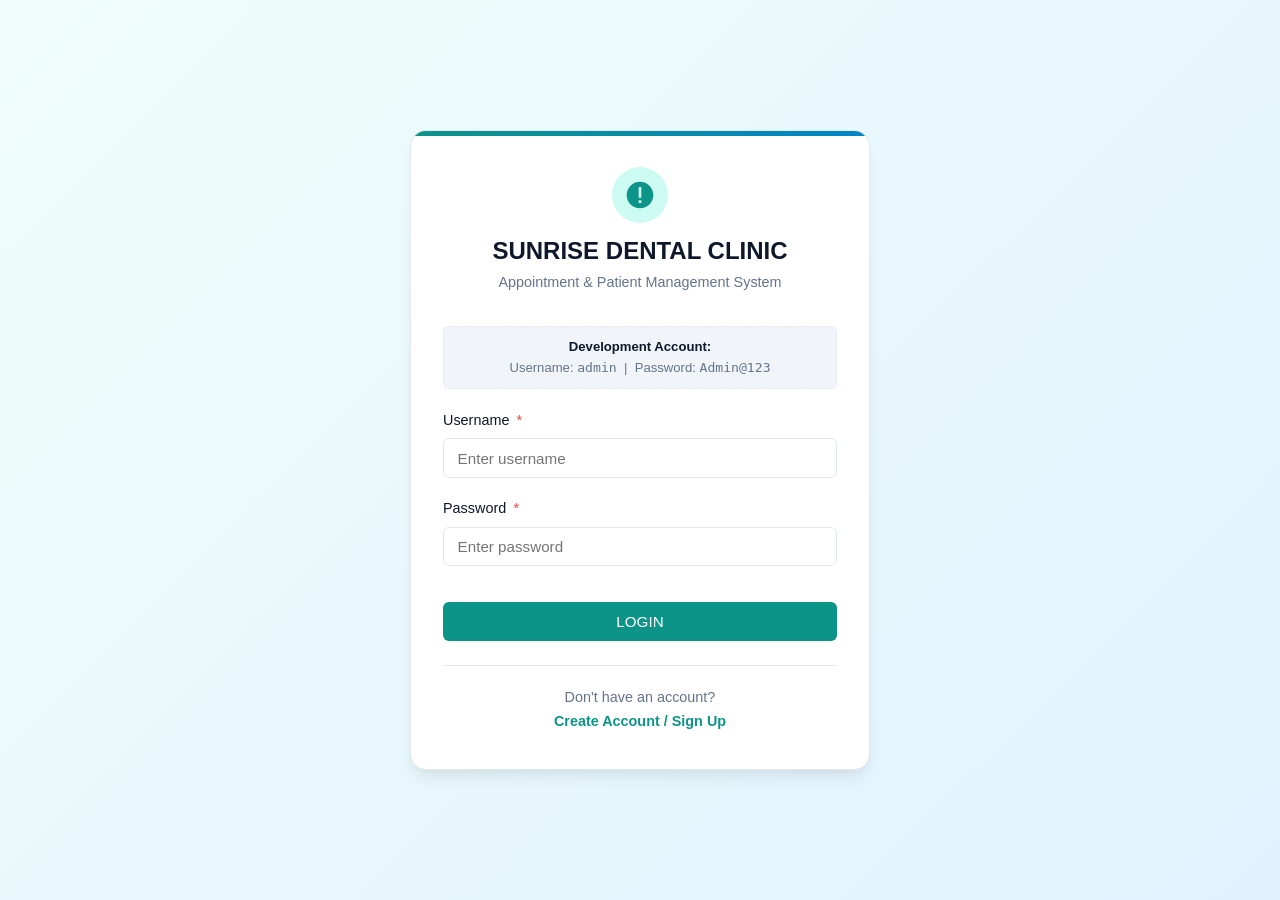
<file: SunriseDentalClinic/frontend/index.html>
<!DOCTYPE html>
<html lang="en">
<head>
    <meta charset="UTF-8">
    <meta name="viewport" content="width=device-width, initial-scale=1.0">
    <title>Sunrise Dental Clinic - Redirecting...</title>
    <link rel="stylesheet" href="css/style.css">
</head>
<body>
    <div style="min-height: 100vh; display: flex; flex-direction: column; align-items: center; justify-content: center;">
        <div style="font-size: 1.5rem; font-weight: 600; color: var(--primary-color); margin-bottom: 0.5rem;">
            Sunrise Dental Clinic
        </div>
        <p>Loading application...</p>
    </div>

    <script src="js/api.js"></script>
    <script>
        document.addEventListener("DOMContentLoaded", () => {
            const token = API.getToken();
            if (token) {
                window.location.replace("dashboard.html");
            } else {
                window.location.replace("login.html");
            }
        });
    </script>
</body>
</html>
</file>
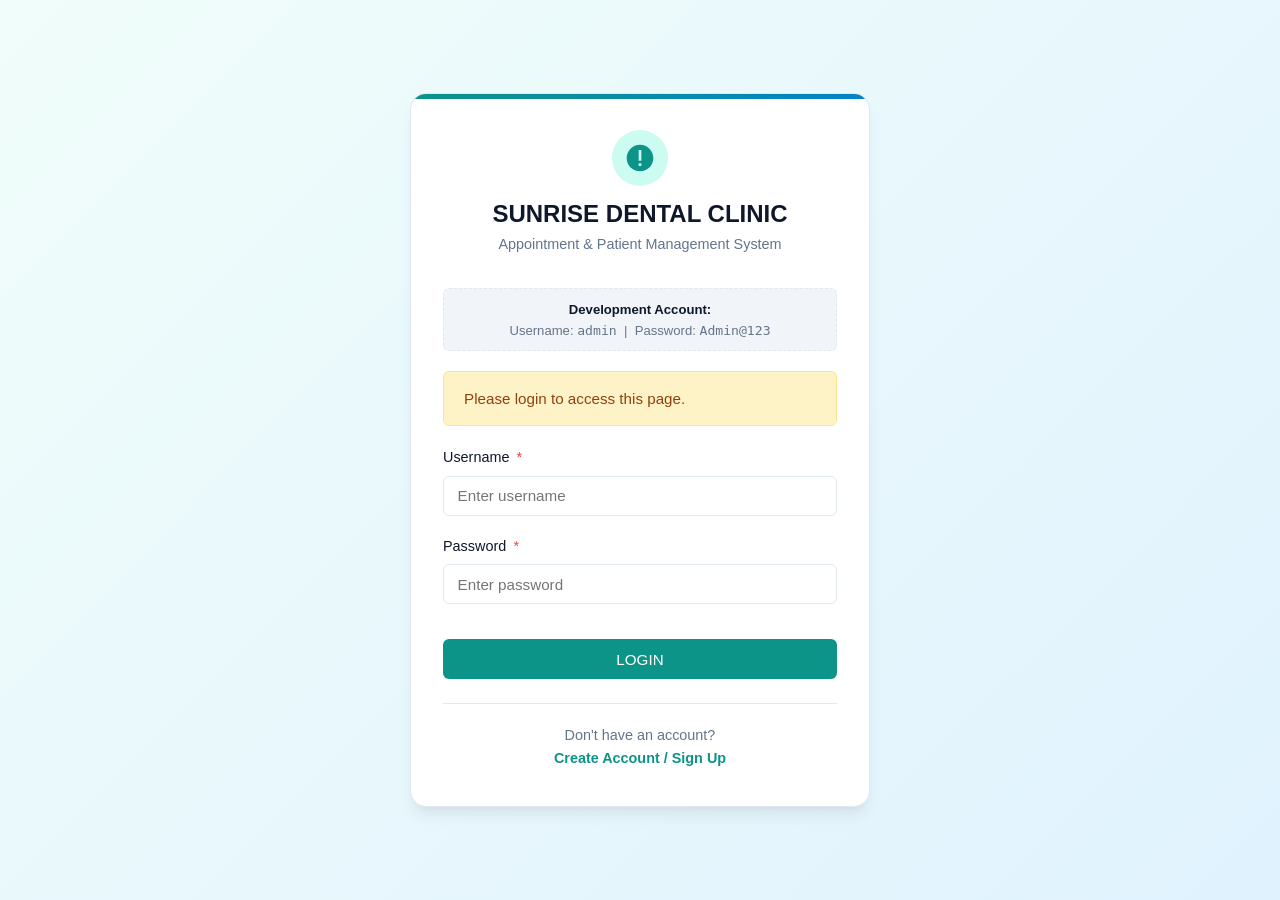
<file: SunriseDentalClinic/frontend/appointments.html>
<!DOCTYPE html>
<html lang="en">
<head>
    <meta charset="UTF-8">
    <meta name="viewport" content="width=device-width, initial-scale=1.0">
    <title>All Appointments - Sunrise Dental Clinic</title>
    <link rel="stylesheet" href="css/style.css">
</head>
<body>
    <div id="navbar-placeholder"></div>

    <main class="container">
        <div class="page-header">
            <div class="page-header-info">
                <h1>Appointment Records</h1>
                <p>Manage, search, and track all patient dental appointments</p>
            </div>
            <div>
                <a href="new-appointment.html" class="btn btn-primary">➕ New Appointment</a>
            </div>
        </div>

        <div id="alert-container"></div>

        <!-- Filter and Search Bar -->
        <div class="card" style="padding: 1rem 1.25rem;">
            <div style="display: flex; gap: 1rem; flex-wrap: wrap; align-items: center; justify-content: space-between;">
                <div style="display: flex; gap: 0.75rem; flex: 1; min-width: 280px;">
                    <input type="text" id="search-input" class="form-control" placeholder="Search by patient, appt no, dentist, treatment...">
                    <button type="button" id="btn-search" class="btn btn-secondary">Search</button>
                </div>

                <div style="display: flex; align-items: center; gap: 0.5rem;">
                    <label for="status-filter" style="font-weight: 500; font-size: 0.9rem; margin-bottom: 0;">Status:</label>
                    <select id="status-filter" class="form-control" style="width: auto;">
                        <option value="ALL">All Statuses</option>
                        <option value="SCHEDULED">Scheduled</option>
                        <option value="COMPLETED">Completed</option>
                        <option value="CANCELLED">Cancelled</option>
                    </select>
                </div>
            </div>
        </div>

        <!-- Appointments Table -->
        <div class="table-responsive">
            <table class="table" id="appointments-table">
                <thead>
                    <tr>
                        <th>Appointment No</th>
                        <th>Patient Details</th>
                        <th>Dentist</th>
                        <th>Treatment</th>
                        <th>Date</th>
                        <th>Time</th>
                        <th>Status</th>
                        <th>Actions</th>
                    </tr>
                </thead>
                <tbody id="appointments-tbody">
                    <tr>
                        <td colspan="8" style="text-align: center; color: var(--text-muted); padding: 2rem;">
                            Loading appointment records...
                        </td>
                    </tr>
                </tbody>
            </table>
        </div>
    </main>

    <footer class="footer">
        <p>&copy; 2026 Sunrise Dental Clinic, Colombo. All rights reserved.</p>
    </footer>

    <script src="js/api.js"></script>
    <script src="js/common.js"></script>
    <script src="js/appointments.js"></script>
</body>
</html>
</file>
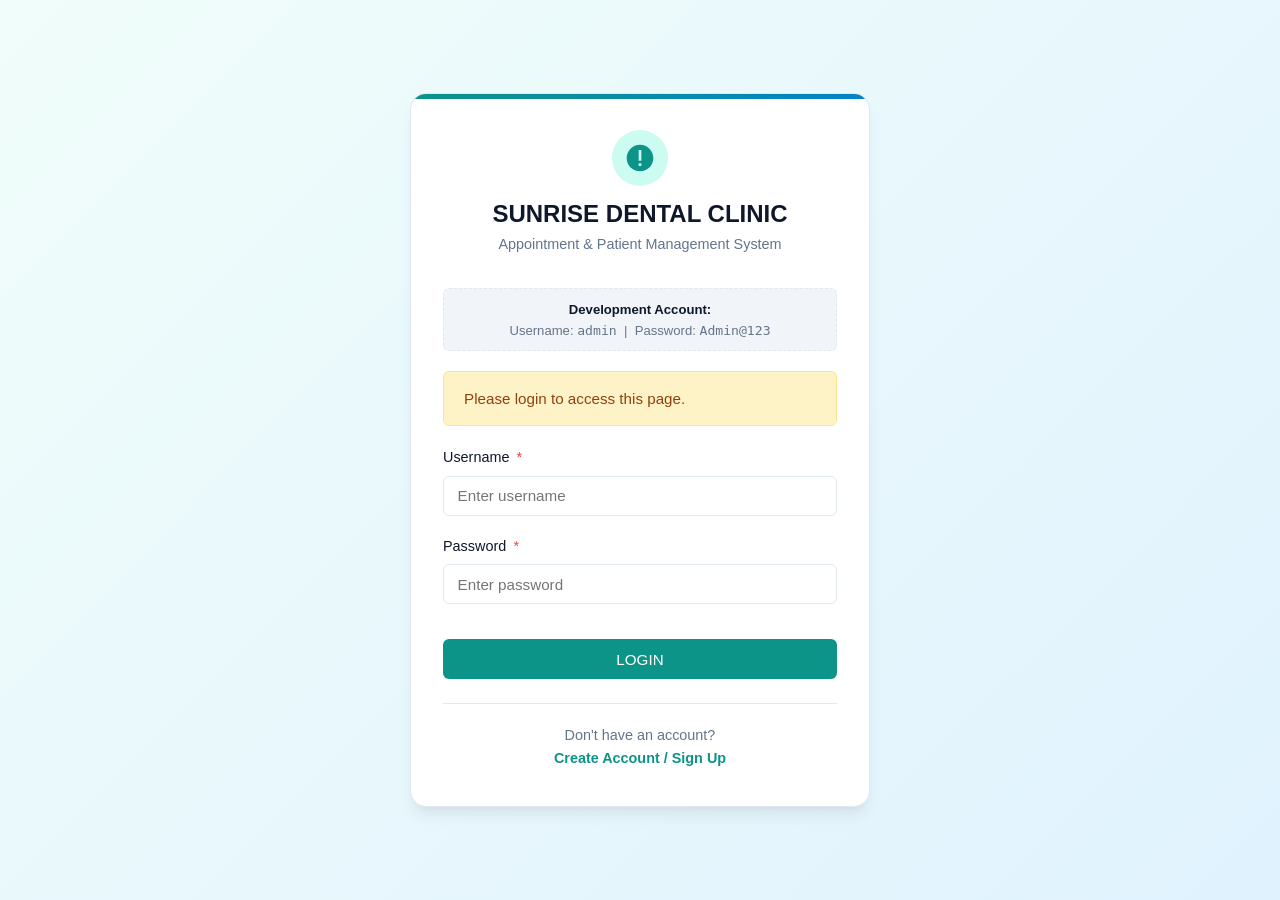
<file: SunriseDentalClinic/frontend/billing.html>
<!DOCTYPE html>
<html lang="en">
<head>
    <meta charset="UTF-8">
    <meta name="viewport" content="width=device-width, initial-scale=1.0">
    <title>Billing &amp; Receipt - Sunrise Dental Clinic</title>
    <link rel="stylesheet" href="css/style.css">
    <link rel="stylesheet" href="css/dashboard.css">
</head>
<body>
    <div id="navbar-placeholder"></div>

    <main class="container">
        <div class="page-header no-print">
            <div class="page-header-info">
                <h1>Patient Billing &amp; Receipts</h1>
                <p>Calculate treatment and consultation charges and issue printable receipts</p>
            </div>
            <div>
                <a href="appointments.html" class="btn btn-secondary">All Appointments</a>
            </div>
        </div>

        <div id="alert-container" class="no-print"></div>

        <!-- Lookup Form -->
        <div class="card no-print" style="max-width: 650px; margin: 0 auto 1.5rem auto;">
            <form id="billing-search-form">
                <div class="form-group">
                    <label for="billing-apt-input">Enter Appointment Number <span class="required">*</span></label>
                    <div style="display: flex; gap: 0.75rem;">
                        <input type="text" id="billing-apt-input" class="form-control" placeholder="e.g. APT-2026-0001" required>
                        <button type="submit" class="btn btn-primary" style="white-space: nowrap;">
                            Lookup Bill
                        </button>
                    </div>
                </div>
            </form>
        </div>

        <!-- Bill Calculation Preview Card -->
        <div class="card no-print" id="billing-breakdown-card" style="max-width: 650px; margin: 0 auto 1.5rem auto; display: none;">
            <div class="card-title" style="border-bottom: 1px solid var(--border-color); padding-bottom: 0.75rem;">
                Bill Calculation Breakdown
            </div>

            <div style="display: flex; flex-direction: column; gap: 0.75rem; margin-top: 1rem; font-size: 0.95rem;">
                <div style="display: flex; justify-content: space-between;">
                    <span style="color: var(--text-muted);">Appointment No:</span>
                    <strong id="calc-apt-number"></strong>
                </div>
                <div style="display: flex; justify-content: space-between;">
                    <span style="color: var(--text-muted);">Patient Name:</span>
                    <span id="calc-patient-name"></span>
                </div>
                <div style="display: flex; justify-content: space-between;">
                    <span style="color: var(--text-muted);">Dentist:</span>
                    <span id="calc-dentist"></span>
                </div>
                <div style="display: flex; justify-content: space-between;">
                    <span style="color: var(--text-muted);">Treatment:</span>
                    <span id="calc-treatment"></span>
                </div>

                <hr style="border: 0; border-top: 1px dashed var(--border-color); margin: 0.5rem 0;">

                <div style="display: flex; justify-content: space-between;">
                    <span>Treatment Cost:</span>
                    <strong id="calc-treatment-cost">Rs. 0.00</strong>
                </div>
                <div style="display: flex; justify-content: space-between;">
                    <span>Consultation Fee (Academic assumed):</span>
                    <strong id="calc-consultation-fee">Rs. 1,500.00</strong>
                </div>

                <div style="display: flex; justify-content: space-between; border-top: 2px solid var(--text-dark); border-bottom: 2px solid var(--text-dark); padding: 0.6rem 0; font-size: 1.15rem; font-weight: 700; color: var(--primary-color);">
                    <span>TOTAL AMOUNT:</span>
                    <span id="calc-total">Rs. 0.00</span>
                </div>
            </div>

            <div style="margin-top: 1.5rem; display: flex; justify-content: flex-end;">
                <button type="button" id="btn-generate-bill" class="btn btn-primary">
                    Confirm &amp; Generate Bill
                </button>
            </div>
        </div>

        <!-- Printable Receipt Card -->
        <div class="receipt-container" id="receipt-container" style="display: none;">
            <div class="receipt-header">
                <h2>SUNRISE DENTAL CLINIC</h2>
                <p>123 Clinic Boulevard, Colombo 03, Sri Lanka</p>
                <p>Tel: +94 11 234 5678 | Email: info@sunrisedental.lk</p>
                <div style="font-weight: 600; font-size: 1rem; margin-top: 0.5rem; color: var(--text-dark);">
                    PATIENT INVOICE &amp; OFFICIAL RECEIPT
                </div>
            </div>

            <div class="receipt-meta">
                <div>
                    <div><strong>Bill ID:</strong> <span id="rec-bill-id"></span></div>
                    <div><strong>Appointment No:</strong> <span id="rec-apt-number"></span></div>
                    <div><strong>Date:</strong> <span id="rec-date"></span></div>
                </div>
                <div>
                    <div><strong>Patient:</strong> <span id="rec-patient"></span></div>
                    <div><strong>Dentist:</strong> <span id="rec-dentist"></span></div>
                    <div><strong>Issued By:</strong> <span id="rec-staff"></span></div>
                </div>
            </div>

            <div style="border-top: 1px dashed var(--border-color); padding-top: 0.75rem;">
                <div class="receipt-line">
                    <span><strong>Treatment Procedure:</strong></span>
                    <span id="rec-treatment"></span>
                </div>
                <div class="receipt-line">
                    <span>Treatment Cost:</span>
                    <span id="rec-treatment-cost"></span>
                </div>
                <div class="receipt-line">
                    <span>Clinic Consultation Fee:</span>
                    <span id="rec-consultation-fee"></span>
                </div>
                <div class="receipt-line total-line">
                    <span>TOTAL CHARGES:</span>
                    <span id="rec-total"></span>
                </div>
            </div>

            <div class="receipt-footer">
                <p>Thank you for choosing Sunrise Dental Clinic.</p>
                <p>Academic Software Engineering Demonstration - Values are assumed demo data.</p>
            </div>

            <div class="no-print" style="margin-top: 1.5rem; display: flex; justify-content: center; gap: 1rem;">
                <button type="button" id="btn-print-bill" class="btn btn-primary">
                    🖨️ PRINT BILL / RECEIPT
                </button>
            </div>
        </div>
    </main>

    <footer class="footer no-print">
        <p>&copy; 2026 Sunrise Dental Clinic, Colombo. All rights reserved.</p>
    </footer>

    <script src="js/api.js"></script>
    <script src="js/common.js"></script>
    <script src="js/billing.js"></script>
</body>
</html>
</file>
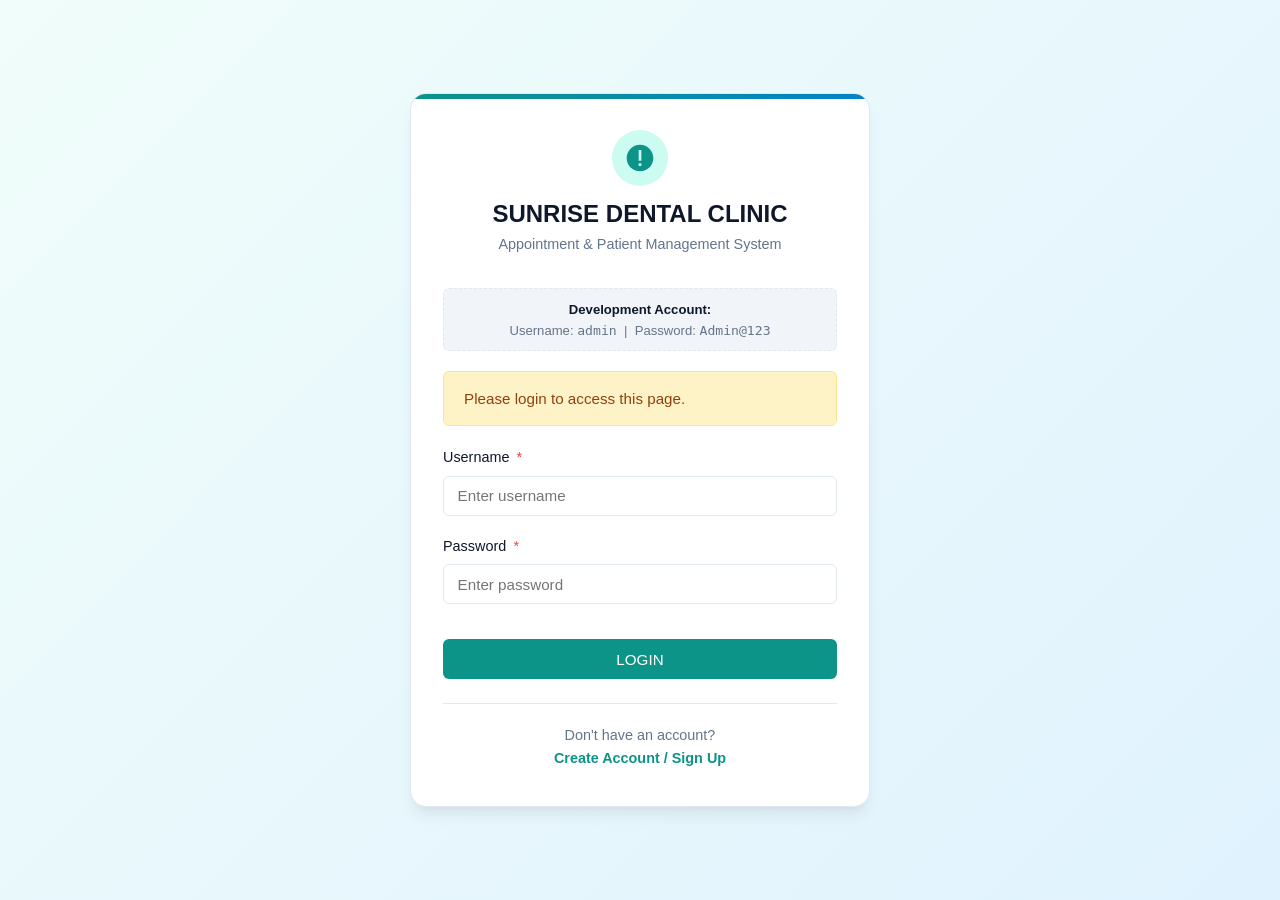
<file: SunriseDentalClinic/frontend/dashboard.html>
<!DOCTYPE html>
<html lang="en">
<head>
    <meta charset="UTF-8">
    <meta name="viewport" content="width=device-width, initial-scale=1.0">
    <title>Clinic Dashboard - Sunrise Dental Clinic</title>
    <link rel="stylesheet" href="css/style.css">
    <link rel="stylesheet" href="css/dashboard.css">
</head>
<body>
    <!-- Top Navigation Placeholder -->
    <div id="navbar-placeholder"></div>

    <main class="container">
        <!-- Alert Notification Container -->
        <div id="alert-container"></div>

        <!-- Welcome Banner -->
        <div class="welcome-hero">
            <div>
                <h1>Welcome, <span id="hero-staff-name">Staff</span></h1>
                <p>Sunrise Dental Clinic Appointment &amp; Patient Management Center</p>
            </div>
            <div class="date-pill">
                <span>Today's Date:</span>
                <strong id="current-date-text">Loading...</strong>
            </div>
        </div>

        <!-- Metrics Grid -->
        <div class="stats-grid">
            <div class="stat-card">
                <div class="stat-icon today">📅</div>
                <div class="stat-data">
                    <span class="stat-value" id="stat-today">0</span>
                    <span class="stat-label">Today's Appointments</span>
                </div>
            </div>

            <div class="stat-card">
                <div class="stat-icon total">📋</div>
                <div class="stat-data">
                    <span class="stat-value" id="stat-total">0</span>
                    <span class="stat-label">Total Appointments</span>
                </div>
            </div>

            <div class="stat-card">
                <div class="stat-icon scheduled">⏳</div>
                <div class="stat-data">
                    <span class="stat-value" id="stat-scheduled">0</span>
                    <span class="stat-label">Scheduled</span>
                </div>
            </div>

            <div class="stat-card">
                <div class="stat-icon completed">✅</div>
                <div class="stat-data">
                    <span class="stat-value" id="stat-completed">0</span>
                    <span class="stat-label">Completed</span>
                </div>
            </div>
        </div>

        <!-- Quick Actions Navigation -->
        <div class="card">
            <div class="card-title">Quick Actions</div>
            <div class="quick-actions-grid">
                <a href="new-appointment.html" class="quick-action-btn">
                    <div class="quick-action-icon">➕</div>
                    <span class="quick-action-title">New Appointment</span>
                </a>

                <a href="search-appointment.html" class="quick-action-btn">
                    <div class="quick-action-icon">🔍</div>
                    <span class="quick-action-title">Search Appointment</span>
                </a>

                <a href="appointments.html" class="quick-action-btn">
                    <div class="quick-action-icon">📖</div>
                    <span class="quick-action-title">Appointments</span>
                </a>

                <a href="billing.html" class="quick-action-btn">
                    <div class="quick-action-icon">💳</div>
                    <span class="quick-action-title">Billing</span>
                </a>

                <a href="help.html" class="quick-action-btn">
                    <div class="quick-action-icon">❓</div>
                    <span class="quick-action-title">Help &amp; Guide</span>
                </a>
            </div>
        </div>

        <!-- Today's Schedule Table -->
        <div class="card">
            <div class="card-title">Today's Schedule</div>
            <div class="table-responsive">
                <table class="table">
                    <thead>
                        <tr>
                            <th>Appt No</th>
                            <th>Patient Name</th>
                            <th>Dentist</th>
                            <th>Treatment</th>
                            <th>Time</th>
                            <th>Status</th>
                        </tr>
                    </thead>
                    <tbody id="today-appointments-tbody">
                        <tr>
                            <td colspan="6" style="text-align: center; color: var(--text-muted); padding: 1.5rem;">
                                Loading today's appointments...
                            </td>
                        </tr>
                    </tbody>
                </table>
            </div>
        </div>
    </main>

    <footer class="footer">
        <p>&copy; 2026 Sunrise Dental Clinic, Colombo. All rights reserved.</p>
    </footer>

    <script src="js/api.js"></script>
    <script src="js/common.js"></script>
    <script src="js/dashboard.js"></script>
</body>
</html>
</file>
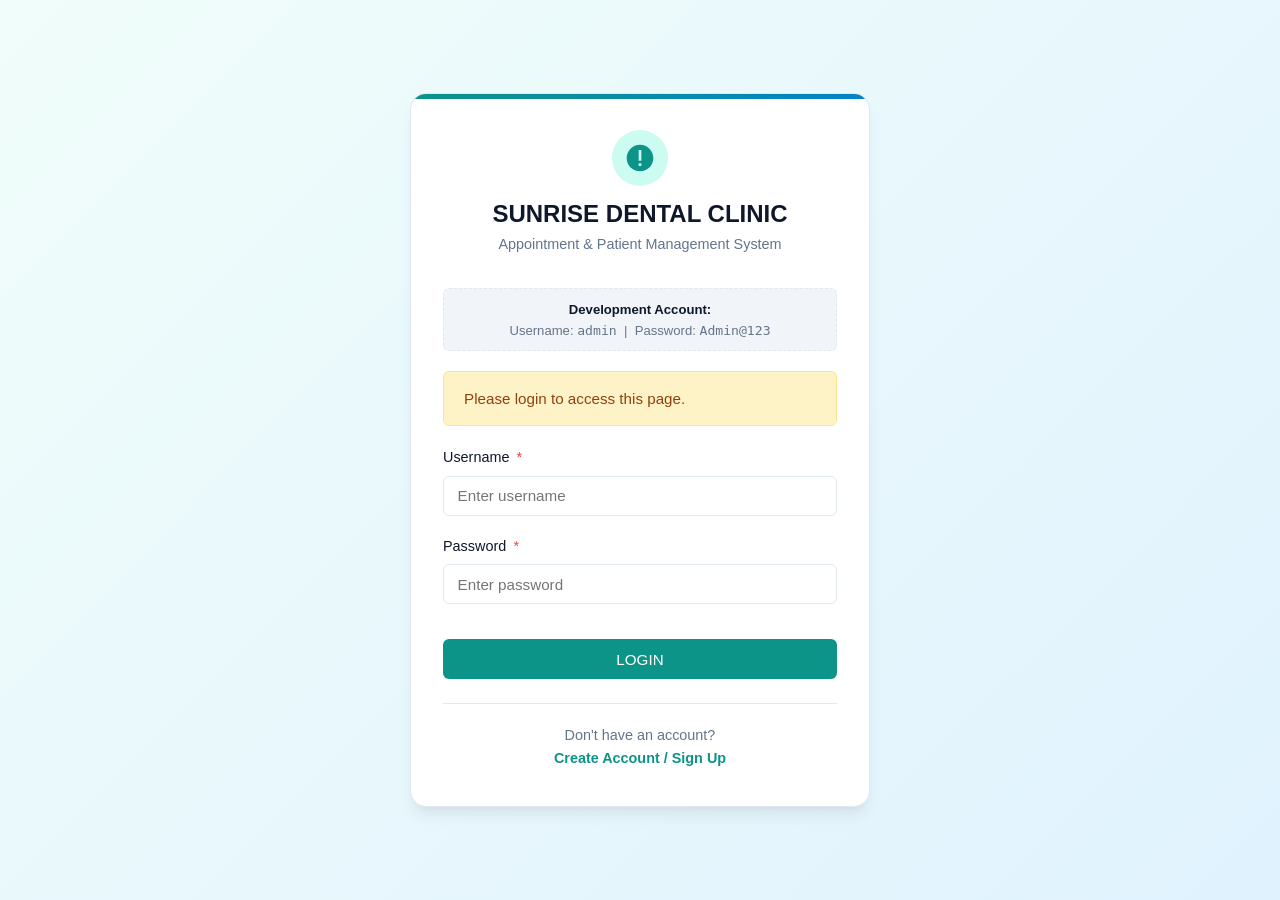
<file: SunriseDentalClinic/frontend/help.html>
<!DOCTYPE html>
<html lang="en">
<head>
    <meta charset="UTF-8">
    <meta name="viewport" content="width=device-width, initial-scale=1.0">
    <title>User Manual &amp; Help - Sunrise Dental Clinic</title>
    <link rel="stylesheet" href="css/style.css">
</head>
<body>
    <div id="navbar-placeholder"></div>

    <main class="container">
        <div class="page-header">
            <div class="page-header-info">
                <h1>User Manual &amp; Help Center</h1>
                <p>Standard operating procedures, system guides, and troubleshooting instructions</p>
            </div>
            <div>
                <a href="dashboard.html" class="btn btn-secondary">Back to Dashboard</a>
            </div>
        </div>

        <!-- Section 1: Workflows -->
        <div class="card">
            <div class="card-title">📖 Operating Procedures</div>

            <div style="display: flex; flex-direction: column; gap: 1.5rem; margin-top: 1rem;">
                <div>
                    <h3 style="color: var(--primary-color);">1. Staff Login</h3>
                    <ol style="margin-left: 1.5rem; margin-top: 0.5rem; color: var(--text-dark);">
                        <li>Enter your authorized clinic username.</li>
                        <li>Enter your secure password.</li>
                        <li>Click <strong>LOGIN</strong> to authenticate and enter the dashboard.</li>
                    </ol>
                </div>

                <div>
                    <h3 style="color: var(--primary-color);">2. Register New Appointment</h3>
                    <ol style="margin-left: 1.5rem; margin-top: 0.5rem; color: var(--text-dark);">
                        <li>Open the <strong>New Appointment</strong> page from the navigation bar.</li>
                        <li>The system automatically generates and displays the next sequential Appointment Number (e.g. <code>APT-2026-0001</code>).</li>
                        <li>Enter patient details: Full Name, Address, and 10-digit Sri Lankan Contact Number.</li>
                        <li>Select the consulting Dentist from the dropdown list.</li>
                        <li>Select the required Treatment procedure (estimated cost will be displayed automatically).</li>
                        <li>Select the Appointment Date (must be today or a future date).</li>
                        <li>Select an available 30-minute Time slot.</li>
                        <li>Click <strong>Register Appointment</strong>. The backend validates all inputs and checks for double-booking conflicts.</li>
                    </ol>
                </div>

                <div>
                    <h3 style="color: var(--primary-color);">3. Search Appointment</h3>
                    <ol style="margin-left: 1.5rem; margin-top: 0.5rem; color: var(--text-dark);">
                        <li>Open the <strong>Search Appointment</strong> page.</li>
                        <li>Enter the exact appointment number (e.g. <code>APT-2026-0001</code>).</li>
                        <li>Click <strong>SEARCH</strong>.</li>
                        <li>The system displays patient details, assigned dentist, treatment type, schedule, and current status.</li>
                    </ol>
                </div>

                <div>
                    <h3 style="color: var(--primary-color);">4. Generate Bill &amp; Print Receipt</h3>
                    <ol style="margin-left: 1.5rem; margin-top: 0.5rem; color: var(--text-dark);">
                        <li>Open <strong>Billing</strong> from the top navigation, or click <em>Bill</em> next to any appointment in the Appointments table.</li>
                        <li>Enter or confirm the Appointment Number and click <strong>Lookup Bill</strong>.</li>
                        <li>Verify the procedure cost and academic consultation fee breakdown.</li>
                        <li>Click <strong>Confirm &amp; Generate Bill</strong> to compute the total and save the bill permanently.</li>
                        <li>Click <strong>PRINT BILL / RECEIPT</strong> to open the browser print dialog. Only the formatted receipt will print.</li>
                    </ol>
                </div>

                <div>
                    <h3 style="color: var(--primary-color);">5. Logout</h3>
                    <p style="margin-top: 0.5rem;">
                        Click the <strong>Logout</strong> button in the top right corner of the navigation bar at the end of your shift. This invalidates your session on the server and protects patient data.
                    </p>
                </div>
            </div>
        </div>

        <!-- Section 2: Error Messages Guide -->
        <div class="card">
            <div class="card-title">⚠️ Common Error Messages &amp; Resolutions</div>

            <div class="table-responsive" style="margin-top: 1rem;">
                <table class="table">
                    <thead>
                        <tr>
                            <th style="width: 35%;">Error Message</th>
                            <th style="width: 25%;">Cause</th>
                            <th style="width: 40%;">Resolution</th>
                        </tr>
                    </thead>
                    <tbody>
                        <tr>
                            <td><code>Please enter your username / password</code></td>
                            <td>Empty credentials on login.</td>
                            <td>Provide your registered staff credentials.</td>
                        </tr>
                        <tr>
                            <td><code>Invalid username or password</code></td>
                            <td>Incorrect password or non-existent username.</td>
                            <td>Verify spelling or register a new staff account via Sign Up.</td>
                        </tr>
                        <tr>
                            <td><code>Username / Staff ID already exists</code></td>
                            <td>Attempted to register with an existing username or Staff ID.</td>
                            <td>Use a unique username or check with clinic administration for your assigned Staff ID.</td>
                        </tr>
                        <tr>
                            <td><code>Invalid contact number</code></td>
                            <td>Phone number does not match Sri Lankan telecom formats.</td>
                            <td>Enter a valid 10-digit Sri Lankan phone number (e.g. 0771234567).</td>
                        </tr>
                        <tr>
                            <td><code>Appointment date cannot be in the past</code></td>
                            <td>Selected date is earlier than today's date.</td>
                            <td>Select today or a valid future calendar date.</td>
                        </tr>
                        <tr>
                            <td><code>Appointment Conflict: Dr. [...] already has an appointment at [...]</code></td>
                            <td>The chosen dentist is already booked for that exact date and time.</td>
                            <td>Select another available time slot or assign an alternative available dentist.</td>
                        </tr>
                        <tr>
                            <td><code>No appointment found</code></td>
                            <td>Appointment number does not exist in clinic records.</td>
                            <td>Check the appointment number on the patient's card or search by name on the Appointments page.</td>
                        </tr>
                    </tbody>
                </table>
            </div>
        </div>

        <!-- Section 3: Academic Assumptions -->
        <div class="card">
            <div class="card-title">ℹ️ Academic Assumptions</div>
            <ul style="margin-left: 1.5rem; margin-top: 0.5rem; color: var(--text-dark);">
                <li>The system is exclusively operated by authorized clinic staff members; patients do not log in directly.</li>
                <li>Sample treatment prices and the Rs. 1,500.00 consultation fee are assumed demonstration values for university coursework evaluation.</li>
                <li>JSON files are used for persistent storage in place of an enterprise database to satisfy the non-framework university software engineering project brief.</li>
                <li>Data integrity and concurrency are ensured using Java multi-threading synchronizations.</li>
            </ul>
        </div>
    </main>

    <footer class="footer">
        <p>&copy; 2026 Sunrise Dental Clinic, Colombo. All rights reserved.</p>
    </footer>

    <script src="js/api.js"></script>
    <script src="js/common.js"></script>
    <script>
        document.addEventListener("DOMContentLoaded", async () => {
            const user = await requireAuth();
            if (user) {
                renderNav("help");
            }
        });
    </script>
</body>
</html>
</file>
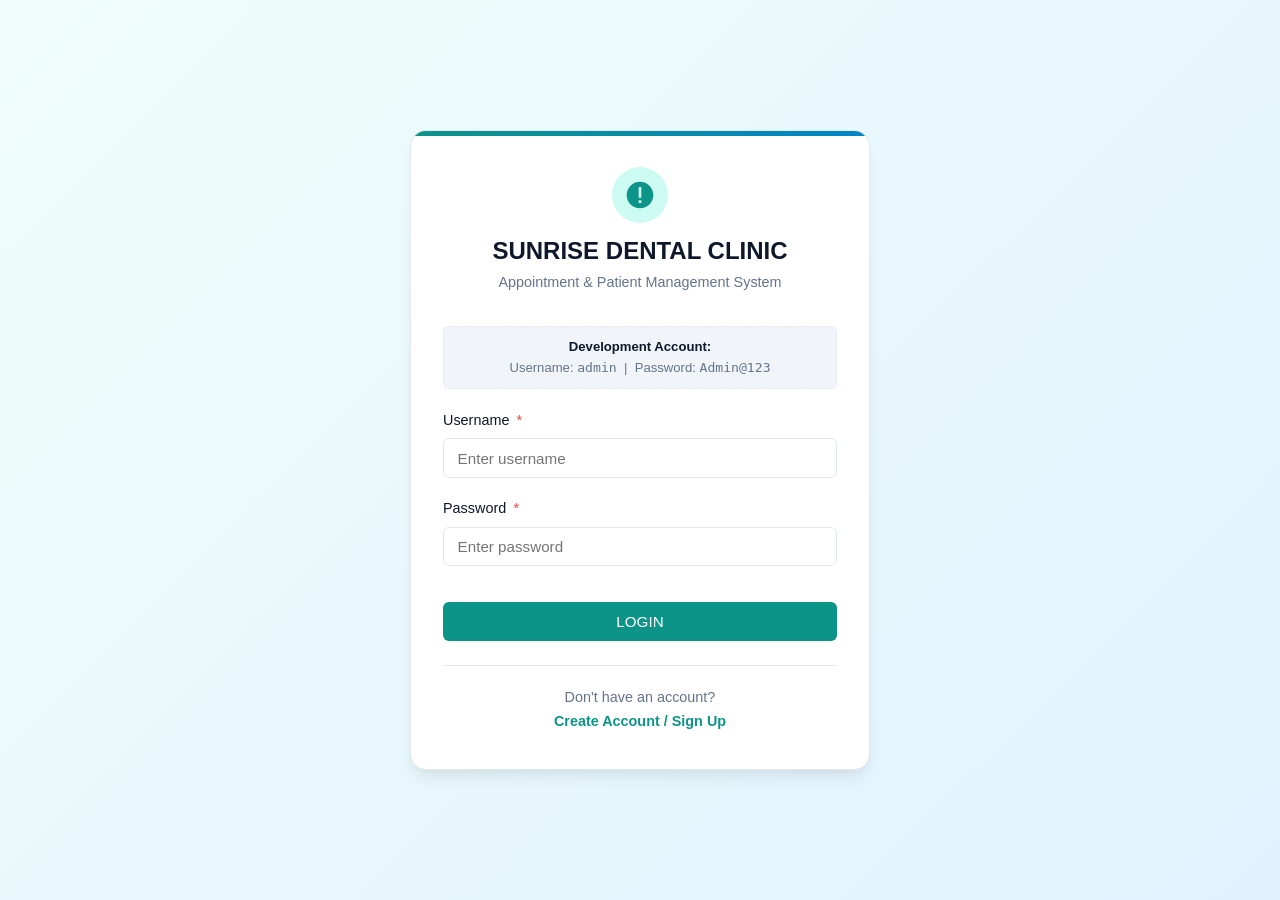
<file: SunriseDentalClinic/frontend/login.html>
<!DOCTYPE html>
<html lang="en">
<head>
    <meta charset="UTF-8">
    <meta name="viewport" content="width=device-width, initial-scale=1.0">
    <title>Staff Login - Sunrise Dental Clinic</title>
    <link rel="stylesheet" href="css/style.css">
    <link rel="stylesheet" href="css/login.css">
</head>
<body>
    <div class="auth-wrapper">
        <div class="auth-card">
            <div class="auth-header">
                <div class="auth-logo">
                    <svg viewBox="0 0 24 24">
                        <path d="M12 2C6.48 2 2 6.48 2 12s4.48 10 10 10 10-4.48 10-10S17.52 2 12 2zm-1 14h2v2h-2v-2zm0-10h2v8h-2V6z"/>
                    </svg>
                </div>
                <h1>SUNRISE DENTAL CLINIC</h1>
                <p>Appointment &amp; Patient Management System</p>
            </div>

            <!-- Demo Account Credentials Box -->
            <div class="auth-demo-badge">
                <strong>Development Account:</strong><br>
                Username: <code>admin</code> &nbsp;|&nbsp; Password: <code>Admin@123</code>
            </div>

            <!-- Alert Notification Container -->
            <div id="alert-container"></div>

            <form id="login-form" novalidate>
                <div class="form-group">
                    <label for="username">Username <span class="required">*</span></label>
                    <input type="text" id="username" class="form-control" placeholder="Enter username" required autocomplete="username">
                </div>

                <div class="form-group">
                    <label for="password">Password <span class="required">*</span></label>
                    <input type="password" id="password" class="form-control" placeholder="Enter password" required autocomplete="current-password">
                </div>

                <button type="submit" id="btn-login-submit" class="btn btn-primary btn-block" style="margin-top: 1rem;">
                    LOGIN
                </button>
            </form>

            <div class="auth-footer">
                Don't have an account? <br>
                <a href="signup.html">Create Account / Sign Up</a>
            </div>
        </div>
    </div>

    <script src="js/api.js"></script>
    <script src="js/common.js"></script>
    <script src="js/auth.js"></script>
</body>
</html>
</file>
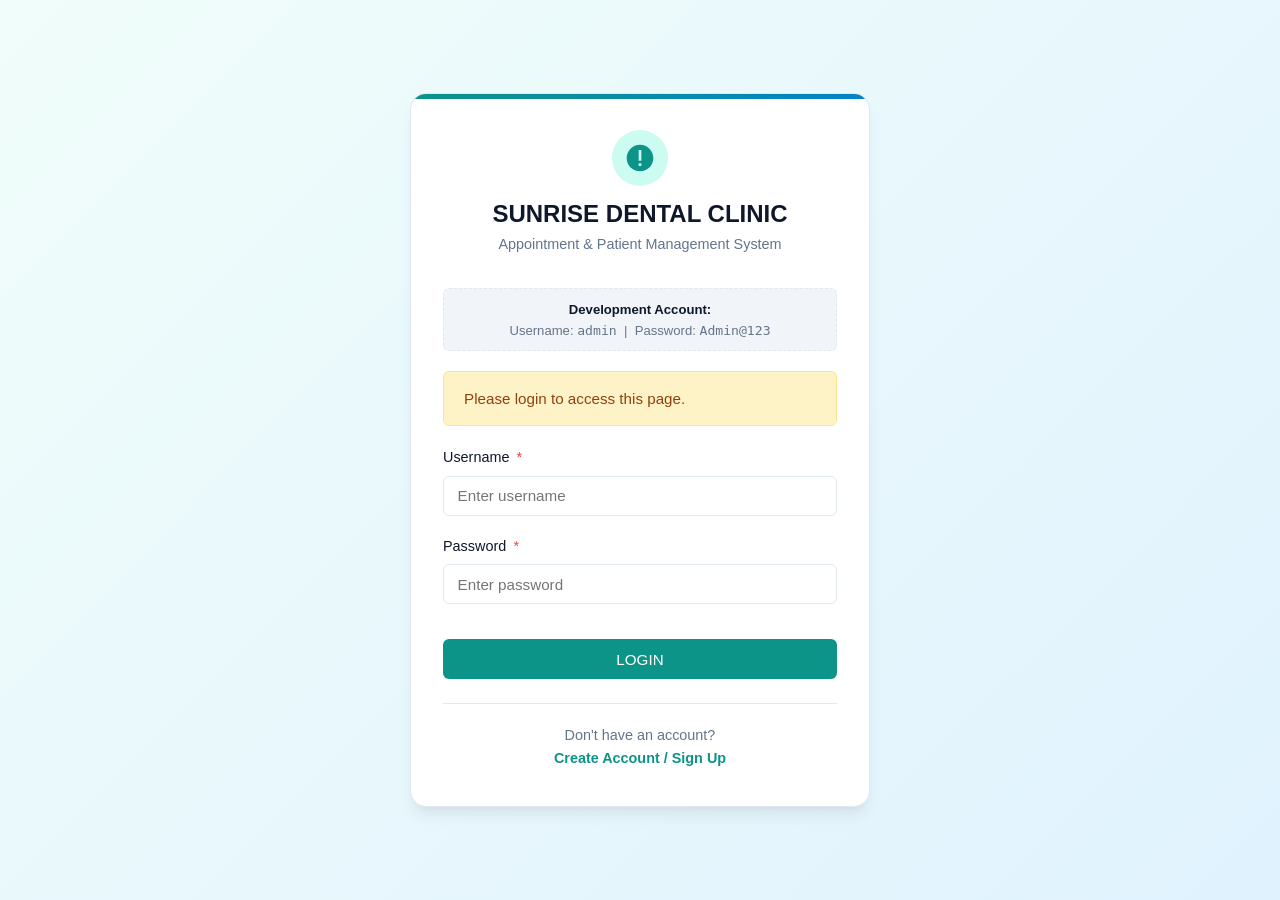
<file: SunriseDentalClinic/frontend/new-appointment.html>
<!DOCTYPE html>
<html lang="en">
<head>
    <meta charset="UTF-8">
    <meta name="viewport" content="width=device-width, initial-scale=1.0">
    <title>New Appointment - Sunrise Dental Clinic</title>
    <link rel="stylesheet" href="css/style.css">
</head>
<body>
    <div id="navbar-placeholder"></div>

    <main class="container">
        <div class="page-header">
            <div class="page-header-info">
                <h1>Register New Appointment</h1>
                <p>Enter patient details and schedule clinical consultation</p>
            </div>
            <div>
                <a href="appointments.html" class="btn btn-secondary">View All Appointments</a>
            </div>
        </div>

        <div id="alert-container"></div>

        <div class="card" style="max-width: 800px; margin: 0 auto;">
            <form id="new-appointment-form" novalidate>
                <!-- Automatic Appointment Number Display -->
                <div class="form-group" style="background-color: #f8fafc; padding: 1rem; border-radius: var(--radius-sm); border: 1px solid var(--border-color); margin-bottom: 1.5rem;">
                    <label for="appointmentNumberPreview">
                        <strong>Generated Appointment Number (System Assigned):</strong>
                    </label>
                    <input type="text" id="appointmentNumberPreview" class="form-control" readonly value="Generating..." style="font-weight: 700; color: var(--primary-color); font-size: 1.1rem;">
                    <p class="form-help">Appointment numbers are generated sequentially and cannot be entered manually.</p>
                </div>

                <h3 style="margin-bottom: 1rem; border-bottom: 1px solid var(--border-color); padding-bottom: 0.5rem;">
                    1. Patient Details
                </h3>

                <div class="form-grid">
                    <div class="form-group">
                        <label for="patientName">Patient Full Name <span class="required">*</span></label>
                        <input type="text" id="patientName" class="form-control" placeholder="e.g. John Perera" required>
                    </div>

                    <div class="form-group">
                        <label for="contactNumber">Contact Number <span class="required">*</span></label>
                        <input type="tel" id="contactNumber" class="form-control" placeholder="e.g. 0771234567 or +94771234567" required>
                        <p class="form-help">Valid Sri Lankan phone number</p>
                    </div>
                </div>

                <div class="form-group">
                    <label for="address">Address <span class="required">*</span></label>
                    <input type="text" id="address" class="form-control" placeholder="e.g. No. 45, Galle Road, Colombo 03" required>
                </div>

                <h3 style="margin-top: 1.5rem; margin-bottom: 1rem; border-bottom: 1px solid var(--border-color); padding-bottom: 0.5rem;">
                    2. Appointment Details
                </h3>

                <div class="form-grid">
                    <div class="form-group">
                        <label for="dentistName">Dentist <span class="required">*</span></label>
                        <select id="dentistName" class="form-control" required>
                            <option value="">-- Select Dentist --</option>
                            <option value="Dr. K. Perera">Dr. K. Perera (Senior Dental Surgeon)</option>
                            <option value="Dr. S. Silva">Dr. S. Silva (Orthodontist)</option>
                            <option value="Dr. N. Wickramasinghe">Dr. N. Wickramasinghe (Pediatric Dentist)</option>
                        </select>
                    </div>

                    <div class="form-group">
                        <label for="treatmentType">Treatment Type <span class="required">*</span></label>
                        <select id="treatmentType" class="form-control" required>
                            <option value="">Loading treatments...</option>
                        </select>
                        <div id="treatmentCostPreview" style="font-size: 0.85rem; color: var(--primary-color); font-weight: 600; margin-top: 0.35rem;"></div>
                    </div>
                </div>

                <div class="form-grid">
                    <div class="form-group">
                        <label for="appointmentDate">Appointment Date <span class="required">*</span></label>
                        <input type="date" id="appointmentDate" class="form-control" required>
                        <p class="form-help">Appointments must be scheduled for today or a future date.</p>
                    </div>

                    <div class="form-group">
                        <label for="appointmentTime">Appointment Time <span class="required">*</span></label>
                        <select id="appointmentTime" class="form-control" required>
                            <option value="">-- Select Time Slot --</option>
                            <option value="09:00">09:00 AM</option>
                            <option value="09:30">09:30 AM</option>
                            <option value="10:00">10:00 AM</option>
                            <option value="10:30">10:30 AM</option>
                            <option value="11:00">11:00 AM</option>
                            <option value="11:30">11:30 AM</option>
                            <option value="14:00">02:00 PM</option>
                            <option value="14:30">02:30 PM</option>
                            <option value="15:00">03:00 PM</option>
                            <option value="15:30">03:30 PM</option>
                            <option value="16:00">04:00 PM</option>
                            <option value="16:30">04:30 PM</option>
                        </select>
                    </div>
                </div>

                <div style="margin-top: 1.5rem; display: flex; gap: 1rem; justify-content: flex-end;">
                    <a href="appointments.html" class="btn btn-secondary">Cancel</a>
                    <button type="submit" id="btn-submit-appointment" class="btn btn-primary">
                        Register Appointment
                    </button>
                </div>
            </form>
        </div>
    </main>

    <footer class="footer">
        <p>&copy; 2026 Sunrise Dental Clinic, Colombo. All rights reserved.</p>
    </footer>

    <script src="js/api.js"></script>
    <script src="js/common.js"></script>
    <script src="js/appointments.js"></script>
</body>
</html>
</file>
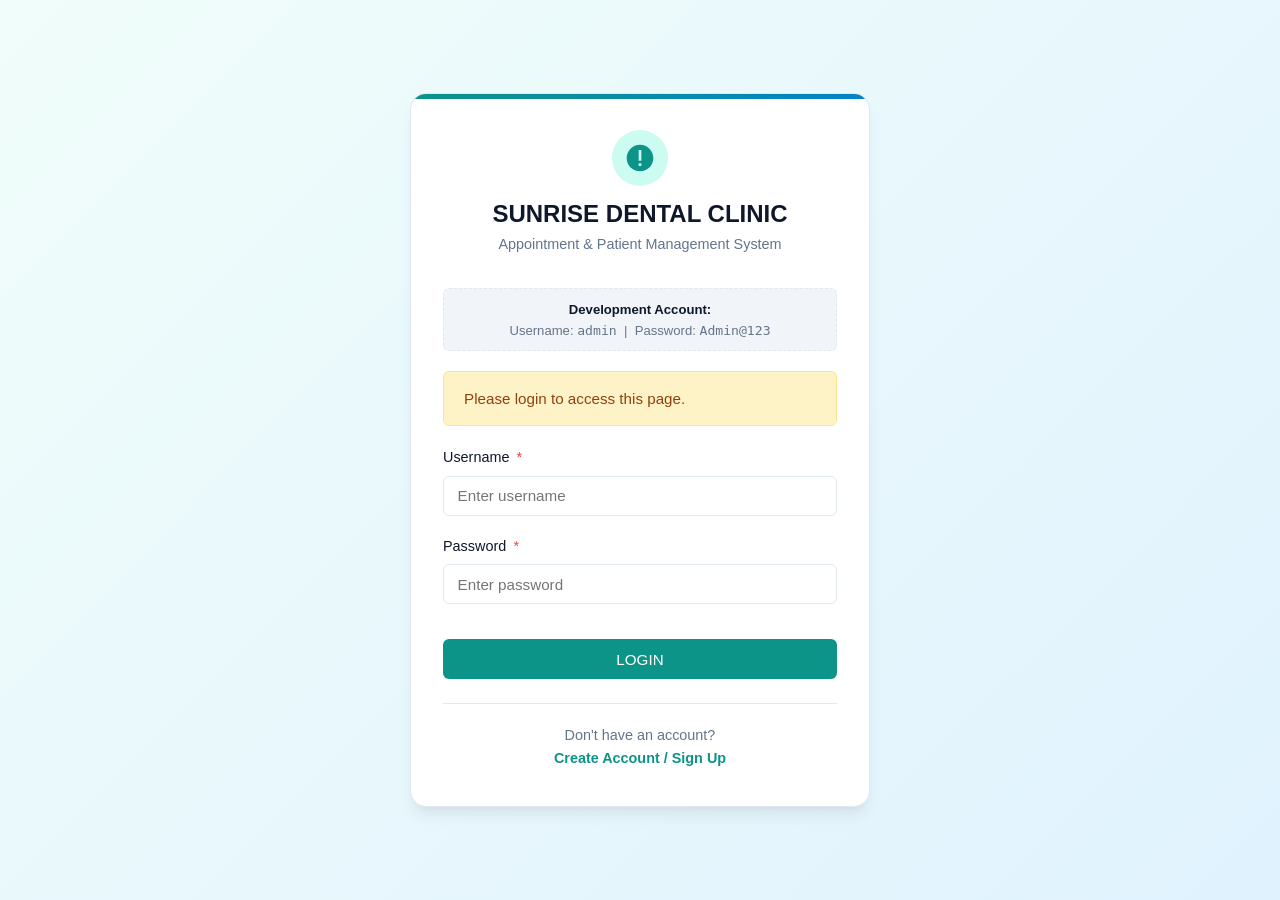
<file: SunriseDentalClinic/frontend/search-appointment.html>
<!DOCTYPE html>
<html lang="en">
<head>
    <meta charset="UTF-8">
    <meta name="viewport" content="width=device-width, initial-scale=1.0">
    <title>Search Appointment - Sunrise Dental Clinic</title>
    <link rel="stylesheet" href="css/style.css">
</head>
<body>
    <div id="navbar-placeholder"></div>

    <main class="container">
        <div class="page-header">
            <div class="page-header-info">
                <h1>Search Appointment</h1>
                <p>Lookup clinical appointment records by unique appointment number</p>
            </div>
            <div>
                <a href="appointments.html" class="btn btn-secondary">All Appointments</a>
            </div>
        </div>

        <div id="alert-container"></div>

        <!-- Search Input Card -->
        <div class="card" style="max-width: 600px; margin: 0 auto 1.5rem auto;">
            <form id="search-form">
                <div class="form-group">
                    <label for="appointment-number-input">Appointment Number <span class="required">*</span></label>
                    <div style="display: flex; gap: 0.75rem;">
                        <input type="text" id="appointment-number-input" class="form-control" placeholder="e.g. APT-2026-0001" required>
                        <button type="submit" id="btn-search-submit" class="btn btn-primary" style="white-space: nowrap;">
                            SEARCH
                        </button>
                    </div>
                    <p class="form-help">Enter the full formatted appointment number (e.g. APT-2026-0001).</p>
                </div>
            </form>
        </div>

        <!-- Search Result Details Card (Initially Hidden) -->
        <div class="card" id="search-result-card" style="max-width: 600px; margin: 0 auto; display: none;">
            <div class="card-title" style="border-bottom: 1px solid var(--border-color); padding-bottom: 0.75rem;">
                Appointment Information
            </div>

            <div style="display: flex; flex-direction: column; gap: 0.85rem; margin-top: 1rem; font-size: 0.95rem;">
                <div style="display: flex; justify-content: space-between; border-bottom: 1px dashed var(--border-color); padding-bottom: 0.4rem;">
                    <span style="color: var(--text-muted);">Appointment Number:</span>
                    <strong id="res-apt-number" style="color: var(--primary-color);"></strong>
                </div>

                <div style="display: flex; justify-content: space-between; border-bottom: 1px dashed var(--border-color); padding-bottom: 0.4rem;">
                    <span style="color: var(--text-muted);">Patient Name:</span>
                    <strong id="res-patient-name"></strong>
                </div>

                <div style="display: flex; justify-content: space-between; border-bottom: 1px dashed var(--border-color); padding-bottom: 0.4rem;">
                    <span style="color: var(--text-muted);">Address:</span>
                    <span id="res-address"></span>
                </div>

                <div style="display: flex; justify-content: space-between; border-bottom: 1px dashed var(--border-color); padding-bottom: 0.4rem;">
                    <span style="color: var(--text-muted);">Contact Number:</span>
                    <span id="res-contact"></span>
                </div>

                <div style="display: flex; justify-content: space-between; border-bottom: 1px dashed var(--border-color); padding-bottom: 0.4rem;">
                    <span style="color: var(--text-muted);">Dentist:</span>
                    <strong id="res-dentist"></strong>
                </div>

                <div style="display: flex; justify-content: space-between; border-bottom: 1px dashed var(--border-color); padding-bottom: 0.4rem;">
                    <span style="color: var(--text-muted);">Treatment:</span>
                    <span id="res-treatment"></span>
                </div>

                <div style="display: flex; justify-content: space-between; border-bottom: 1px dashed var(--border-color); padding-bottom: 0.4rem;">
                    <span style="color: var(--text-muted);">Appointment Date:</span>
                    <span id="res-date"></span>
                </div>

                <div style="display: flex; justify-content: space-between; border-bottom: 1px dashed var(--border-color); padding-bottom: 0.4rem;">
                    <span style="color: var(--text-muted);">Appointment Time:</span>
                    <span id="res-time"></span>
                </div>

                <div style="display: flex; justify-content: space-between; padding-top: 0.2rem;">
                    <span style="color: var(--text-muted);">Status:</span>
                    <span id="res-status-badge" class="badge"></span>
                </div>
            </div>

            <div style="margin-top: 1.5rem; padding-top: 1rem; border-top: 1px solid var(--border-color); display: flex; justify-content: flex-end; gap: 0.75rem;">
                <a id="btn-go-billing" href="billing.html" class="btn btn-primary">
                    Proceed to Billing &amp; Receipt
                </a>
            </div>
        </div>
    </main>

    <footer class="footer">
        <p>&copy; 2026 Sunrise Dental Clinic, Colombo. All rights reserved.</p>
    </footer>

    <script src="js/api.js"></script>
    <script src="js/common.js"></script>
    <script src="js/search.js"></script>
</body>
</html>
</file>
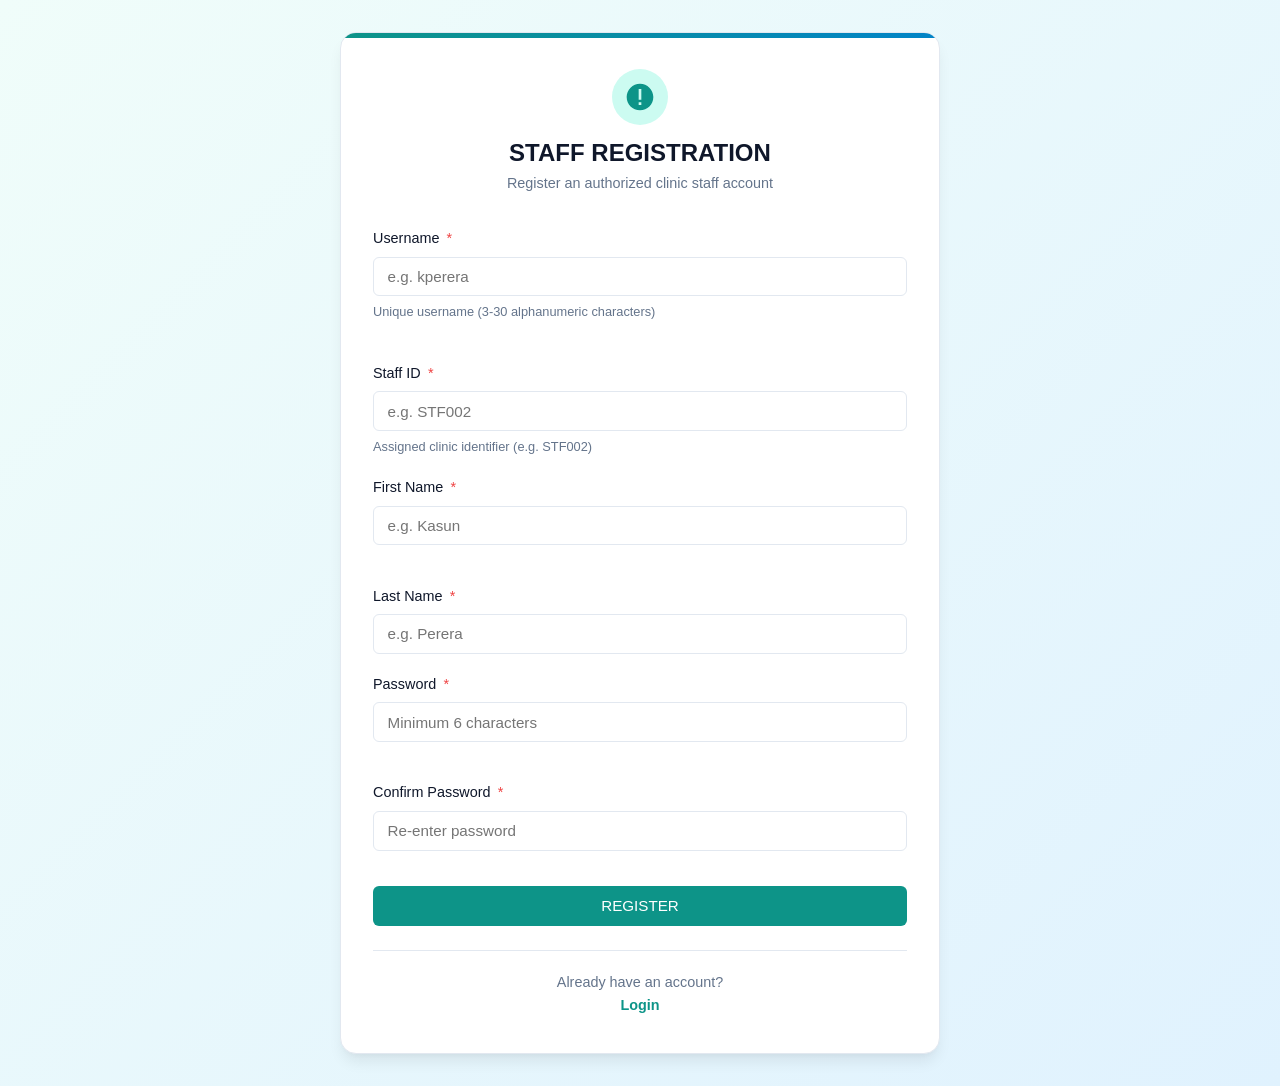
<file: SunriseDentalClinic/frontend/signup.html>
<!DOCTYPE html>
<html lang="en">
<head>
    <meta charset="UTF-8">
    <meta name="viewport" content="width=device-width, initial-scale=1.0">
    <title>Staff Registration - Sunrise Dental Clinic</title>
    <link rel="stylesheet" href="css/style.css">
    <link rel="stylesheet" href="css/login.css">
</head>
<body>
    <div class="auth-wrapper">
        <div class="auth-card auth-card-wide">
            <div class="auth-header">
                <div class="auth-logo">
                    <svg viewBox="0 0 24 24">
                        <path d="M12 2C6.48 2 2 6.48 2 12s4.48 10 10 10 10-4.48 10-10S17.52 2 12 2zm-1 14h2v2h-2v-2zm0-10h2v8h-2V6z"/>
                    </svg>
                </div>
                <h1>STAFF REGISTRATION</h1>
                <p>Register an authorized clinic staff account</p>
            </div>

            <!-- Alert Notification Container -->
            <div id="alert-container"></div>

            <form id="signup-form" novalidate>
                <div class="form-grid">
                    <div class="form-group">
                        <label for="username">Username <span class="required">*</span></label>
                        <input type="text" id="username" class="form-control" placeholder="e.g. kperera" required autocomplete="username">
                        <p class="form-help">Unique username (3-30 alphanumeric characters)</p>
                    </div>

                    <div class="form-group">
                        <label for="staffId">Staff ID <span class="required">*</span></label>
                        <input type="text" id="staffId" class="form-control" placeholder="e.g. STF002" required>
                        <p class="form-help">Assigned clinic identifier (e.g. STF002)</p>
                    </div>
                </div>

                <div class="form-grid">
                    <div class="form-group">
                        <label for="firstName">First Name <span class="required">*</span></label>
                        <input type="text" id="firstName" class="form-control" placeholder="e.g. Kasun" required>
                    </div>

                    <div class="form-group">
                        <label for="lastName">Last Name <span class="required">*</span></label>
                        <input type="text" id="lastName" class="form-control" placeholder="e.g. Perera" required>
                    </div>
                </div>

                <div class="form-grid">
                    <div class="form-group">
                        <label for="password">Password <span class="required">*</span></label>
                        <input type="password" id="password" class="form-control" placeholder="Minimum 6 characters" required autocomplete="new-password">
                    </div>

                    <div class="form-group">
                        <label for="confirmPassword">Confirm Password <span class="required">*</span></label>
                        <input type="password" id="confirmPassword" class="form-control" placeholder="Re-enter password" required autocomplete="new-password">
                    </div>
                </div>

                <button type="submit" id="btn-signup-submit" class="btn btn-primary btn-block" style="margin-top: 1rem;">
                    REGISTER
                </button>
            </form>

            <div class="auth-footer">
                Already have an account? <br>
                <a href="login.html">Login</a>
            </div>
        </div>
    </div>

    <script src="js/api.js"></script>
    <script src="js/common.js"></script>
    <script src="js/auth.js"></script>
</body>
</html>
</file>
<file: SunriseDentalClinic/frontend/css/style.css>
/* ==========================================================================
   Sunrise Dental Clinic Management System - Main Stylesheet
   Modern Pure Vanilla CSS3 (No Frameworks)
   ========================================================================== */

:root {
    --primary-color: #0d9488;       /* Dental Teal */
    --primary-hover: #0f766e;
    --primary-light: #ccfbf1;
    --secondary-color: #0284c7;     /* Clinical Sky Blue */
    --secondary-hover: #0369a1;
    --secondary-light: #e0f2fe;
    --accent-color: #f59e0b;        /* Warm Amber */
    --success-color: #10b981;       /* Emerald */
    --success-light: #d1fae5;
    --danger-color: #ef4444;        /* Rose / Red */
    --danger-light: #fee2e2;
    --warning-color: #f59e0b;
    --warning-light: #fef3c7;
    
    --text-dark: #0f172a;           /* Slate 900 */
    --text-muted: #64748b;          /* Slate 500 */
    --text-light: #94a3b8;          /* Slate 400 */
    --bg-page: #f8fafc;             /* Slate 50 */
    --bg-card: #ffffff;
    --border-color: #e2e8f0;        /* Slate 200 */
    --border-focus: #0d9488;

    --font-family: 'Segoe UI', -apple-system, BlinkMacSystemFont, Roboto, Helvetica, Arial, sans-serif;
    --shadow-sm: 0 1px 2px 0 rgba(0, 0, 0, 0.05);
    --shadow-md: 0 4px 6px -1px rgba(0, 0, 0, 0.08), 0 2px 4px -2px rgba(0, 0, 0, 0.06);
    --shadow-lg: 0 10px 15px -3px rgba(0, 0, 0, 0.08), 0 4px 6px -4px rgba(0, 0, 0, 0.04);
    --radius-sm: 6px;
    --radius-md: 10px;
    --radius-lg: 16px;
    --transition: all 0.2s cubic-bezier(0.4, 0, 0.2, 1);
}

/* --- Base & Reset --- */
* {
    margin: 0;
    padding: 0;
    box-sizing: border-box;
}

body {
    font-family: var(--font-family);
    background-color: var(--bg-page);
    color: var(--text-dark);
    line-height: 1.6;
    font-size: 15px;
    min-height: 100vh;
    display: flex;
    flex-direction: column;
}

/* --- Typography --- */
h1, h2, h3, h4, h5, h6 {
    color: var(--text-dark);
    font-weight: 600;
    line-height: 1.3;
}

h1 { font-size: 1.85rem; margin-bottom: 0.5rem; }
h2 { font-size: 1.5rem; margin-bottom: 0.5rem; }
h3 { font-size: 1.25rem; margin-bottom: 0.4rem; }

p {
    color: var(--text-muted);
    margin-bottom: 0.75rem;
}

a {
    color: var(--primary-color);
    text-decoration: none;
    transition: var(--transition);
}

a:hover {
    color: var(--primary-hover);
    text-decoration: underline;
}

/* --- Navigation Header --- */
.navbar {
    background-color: var(--bg-card);
    border-bottom: 1px solid var(--border-color);
    box-shadow: var(--shadow-sm);
    position: sticky;
    top: 0;
    z-index: 1000;
}

.nav-container {
    max-width: 1200px;
    margin: 0 auto;
    padding: 0.75rem 1.5rem;
    display: flex;
    justify-content: space-between;
    align-items: center;
}

.nav-brand {
    display: flex;
    align-items: center;
    gap: 0.75rem;
    font-size: 1.25rem;
    font-weight: 700;
    color: var(--primary-color);
    text-decoration: none;
}

.nav-brand svg {
    width: 28px;
    height: 28px;
    fill: currentColor;
}

.nav-links {
    display: flex;
    align-items: center;
    gap: 1.25rem;
    list-style: none;
}

.nav-links a {
    color: var(--text-dark);
    font-weight: 500;
    padding: 0.5rem 0.75rem;
    border-radius: var(--radius-sm);
    display: flex;
    align-items: center;
    gap: 0.4rem;
}

.nav-links a:hover,
.nav-links a.active {
    color: var(--primary-color);
    background-color: var(--primary-light);
    text-decoration: none;
}

.nav-user {
    display: flex;
    align-items: center;
    gap: 1rem;
    padding-left: 1rem;
    border-left: 1px solid var(--border-color);
}

.user-badge {
    display: flex;
    flex-direction: column;
    text-align: right;
    font-size: 0.85rem;
}

.user-name {
    font-weight: 600;
    color: var(--text-dark);
}

.user-role {
    font-size: 0.75rem;
    color: var(--text-muted);
}

.btn-logout {
    background: transparent;
    border: 1px solid var(--border-color);
    color: var(--danger-color);
    padding: 0.4rem 0.8rem;
    border-radius: var(--radius-sm);
    font-size: 0.85rem;
    font-weight: 500;
    cursor: pointer;
    transition: var(--transition);
}

.btn-logout:hover {
    background-color: var(--danger-light);
    border-color: var(--danger-color);
}

/* --- Container & Layout --- */
.container {
    max-width: 1200px;
    width: 100%;
    margin: 1.5rem auto;
    padding: 0 1.5rem;
    flex: 1;
}

/* Page Header */
.page-header {
    display: flex;
    justify-content: space-between;
    align-items: center;
    margin-bottom: 1.5rem;
    padding-bottom: 0.75rem;
    border-bottom: 1px solid var(--border-color);
}

.page-header-info h1 {
    margin-bottom: 0.25rem;
}

.page-header-info p {
    margin-bottom: 0;
}

/* --- Cards --- */
.card {
    background-color: var(--bg-card);
    border: 1px solid var(--border-color);
    border-radius: var(--radius-md);
    box-shadow: var(--shadow-sm);
    padding: 1.5rem;
    margin-bottom: 1.5rem;
    transition: var(--transition);
}

.card:hover {
    box-shadow: var(--shadow-md);
}

.card-title {
    font-size: 1.2rem;
    font-weight: 600;
    margin-bottom: 1rem;
    display: flex;
    align-items: center;
    gap: 0.5rem;
    color: var(--text-dark);
}

/* --- Forms & Inputs --- */
.form-grid {
    display: grid;
    grid-template-columns: repeat(auto-fit, minmax(280px, 1fr));
    gap: 1.25rem;
}

.form-group {
    margin-bottom: 1.2rem;
    display: flex;
    flex-direction: column;
}

.form-group label {
    font-weight: 500;
    margin-bottom: 0.4rem;
    color: var(--text-dark);
    font-size: 0.9rem;
}

.form-group label .required {
    color: var(--danger-color);
    margin-left: 0.2rem;
}

.form-control {
    width: 100%;
    padding: 0.65rem 0.85rem;
    font-size: 0.95rem;
    font-family: inherit;
    border: 1px solid var(--border-color);
    border-radius: var(--radius-sm);
    background-color: #fff;
    color: var(--text-dark);
    transition: var(--transition);
}

.form-control:focus {
    outline: none;
    border-color: var(--border-focus);
    box-shadow: 0 0 0 3px rgba(13, 148, 136, 0.15);
}

.form-control[readonly] {
    background-color: #f1f5f9;
    cursor: not-allowed;
}

.form-help {
    font-size: 0.8rem;
    color: var(--text-muted);
    margin-top: 0.35rem;
    margin-bottom: 0;
}

/* --- Buttons --- */
.btn {
    display: inline-flex;
    align-items: center;
    justify-content: center;
    gap: 0.5rem;
    padding: 0.65rem 1.25rem;
    font-size: 0.95rem;
    font-weight: 500;
    font-family: inherit;
    border-radius: var(--radius-sm);
    border: 1px solid transparent;
    cursor: pointer;
    transition: var(--transition);
    text-decoration: none;
}

.btn-primary {
    background-color: var(--primary-color);
    color: #fff;
}

.btn-primary:hover {
    background-color: var(--primary-hover);
    color: #fff;
    text-decoration: none;
}

.btn-secondary {
    background-color: #f1f5f9;
    color: var(--text-dark);
    border-color: var(--border-color);
}

.btn-secondary:hover {
    background-color: #e2e8f0;
    color: var(--text-dark);
    text-decoration: none;
}

.btn-outline {
    background-color: transparent;
    border-color: var(--primary-color);
    color: var(--primary-color);
}

.btn-outline:hover {
    background-color: var(--primary-light);
    color: var(--primary-hover);
    text-decoration: none;
}

.btn-danger {
    background-color: var(--danger-color);
    color: #fff;
}

.btn-danger:hover {
    background-color: #dc2626;
    color: #fff;
}

.btn-sm {
    padding: 0.35rem 0.75rem;
    font-size: 0.85rem;
}

.btn-block {
    width: 100%;
}

/* --- Alerts & Notifications --- */
.alert {
    padding: 0.9rem 1.25rem;
    border-radius: var(--radius-sm);
    margin-bottom: 1.25rem;
    font-size: 0.95rem;
    display: flex;
    align-items: flex-start;
    gap: 0.75rem;
    border: 1px solid transparent;
    animation: fadeIn 0.25s ease-in-out;
}

@keyframes fadeIn {
    from { opacity: 0; transform: translateY(-4px); }
    to { opacity: 1; transform: translateY(0); }
}

.alert-success {
    background-color: var(--success-light);
    color: #065f46;
    border-color: #a7f3d0;
}

.alert-danger {
    background-color: var(--danger-light);
    color: #991b1b;
    border-color: #fecaca;
}

.alert-warning {
    background-color: var(--warning-light);
    color: #92400e;
    border-color: #fde68a;
}

.alert-info {
    background-color: var(--secondary-light);
    color: #075985;
    border-color: #bae6fd;
}

/* --- Tables --- */
.table-responsive {
    width: 100%;
    overflow-x: auto;
    border: 1px solid var(--border-color);
    border-radius: var(--radius-md);
    background-color: var(--bg-card);
}

.table {
    width: 100%;
    border-collapse: collapse;
    text-align: left;
    font-size: 0.92rem;
}

.table th,
.table td {
    padding: 0.85rem 1rem;
    border-bottom: 1px solid var(--border-color);
}

.table th {
    background-color: #f8fafc;
    font-weight: 600;
    color: var(--text-muted);
    text-transform: uppercase;
    font-size: 0.75rem;
    letter-spacing: 0.05em;
}

.table tbody tr:hover {
    background-color: #f1f5f9;
}

.table tbody tr:last-child td {
    border-bottom: none;
}

/* --- Status Badges --- */
.badge {
    display: inline-flex;
    align-items: center;
    padding: 0.25rem 0.65rem;
    font-size: 0.78rem;
    font-weight: 600;
    border-radius: 9999px;
    text-transform: uppercase;
    letter-spacing: 0.025em;
}

.badge-scheduled {
    background-color: #dbeafe;
    color: #1e40af;
}

.badge-completed {
    background-color: var(--success-light);
    color: #065f46;
}

.badge-cancelled {
    background-color: var(--danger-light);
    color: #991b1b;
}

/* --- Footer --- */
.footer {
    background-color: var(--bg-card);
    border-top: 1px solid var(--border-color);
    padding: 1.25rem 1.5rem;
    text-align: center;
    font-size: 0.85rem;
    color: var(--text-muted);
    margin-top: auto;
}

/* ==========================================================================
   Print Stylesheet (@media print)
   Requirements: Only the bill/receipt should appear when printing.
   ========================================================================== */
@media print {
    body {
        background-color: #ffffff !important;
        color: #000000 !important;
        font-size: 12pt;
    }

    .navbar,
    .footer,
    .page-header,
    .btn,
    .alert,
    .no-print,
    .search-box,
    .filter-bar {
        display: none !important;
    }

    .container {
        max-width: 100% !important;
        padding: 0 !important;
        margin: 0 !important;
    }

    .card {
        border: none !important;
        box-shadow: none !important;
        padding: 0 !important;
        margin: 0 !important;
    }

    .receipt-container {
        border: 2px solid #333 !important;
        padding: 24px !important;
        margin: 20px auto !important;
        max-width: 600px !important;
        page-break-inside: avoid;
    }
}

/* --- Responsive Media Queries --- */
@media (max-width: 868px) {
    .nav-container {
        flex-direction: column;
        gap: 0.75rem;
        align-items: flex-start;
    }

    .nav-links {
        flex-wrap: wrap;
        gap: 0.5rem;
        width: 100%;
    }

    .nav-user {
        border-left: none;
        padding-left: 0;
        width: 100%;
        justify-content: space-between;
        border-top: 1px solid var(--border-color);
        padding-top: 0.5rem;
    }

    .page-header {
        flex-direction: column;
        align-items: flex-start;
        gap: 0.75rem;
    }
}
</file>
<file: SunriseDentalClinic/frontend/css/dashboard.css>
/* ==========================================================================
   Sunrise Dental Clinic - Dashboard Stylesheet
   ========================================================================== */

/* --- Welcome Hero --- */
.welcome-hero {
    background: linear-gradient(135deg, #0d9488 0%, #0284c7 100%);
    color: #ffffff;
    border-radius: var(--radius-md);
    padding: 1.75rem 2rem;
    margin-bottom: 2rem;
    box-shadow: var(--shadow-md);
    display: flex;
    justify-content: space-between;
    align-items: center;
    flex-wrap: wrap;
    gap: 1rem;
}

.welcome-hero h1 {
    color: #ffffff;
    font-size: 1.75rem;
    margin-bottom: 0.35rem;
}

.welcome-hero p {
    color: rgba(255, 255, 255, 0.9);
    margin-bottom: 0;
}

.date-pill {
    background-color: rgba(255, 255, 255, 0.2);
    backdrop-filter: blur(4px);
    border: 1px solid rgba(255, 255, 255, 0.3);
    padding: 0.5rem 1rem;
    border-radius: 9999px;
    font-size: 0.9rem;
    font-weight: 500;
    display: inline-flex;
    align-items: center;
    gap: 0.5rem;
}

/* --- Stats Grid --- */
.stats-grid {
    display: grid;
    grid-template-columns: repeat(auto-fit, minmax(220px, 1fr));
    gap: 1.25rem;
    margin-bottom: 2rem;
}

.stat-card {
    background-color: var(--bg-card);
    border: 1px solid var(--border-color);
    border-radius: var(--radius-md);
    padding: 1.25rem;
    box-shadow: var(--shadow-sm);
    display: flex;
    align-items: center;
    gap: 1rem;
    transition: var(--transition);
}

.stat-card:hover {
    transform: translateY(-2px);
    box-shadow: var(--shadow-md);
}

.stat-icon {
    width: 48px;
    height: 48px;
    border-radius: var(--radius-sm);
    display: flex;
    align-items: center;
    justify-content: center;
    font-size: 1.5rem;
}

.stat-icon.today {
    background-color: var(--primary-light);
    color: var(--primary-color);
}

.stat-icon.total {
    background-color: var(--secondary-light);
    color: var(--secondary-color);
}

.stat-icon.completed {
    background-color: var(--success-light);
    color: var(--success-color);
}

.stat-icon.scheduled {
    background-color: #fef3c7;
    color: #d97706;
}

.stat-data {
    display: flex;
    flex-direction: column;
}

.stat-value {
    font-size: 1.75rem;
    font-weight: 700;
    color: var(--text-dark);
    line-height: 1.1;
}

.stat-label {
    font-size: 0.85rem;
    color: var(--text-muted);
    margin-top: 0.2rem;
}

/* --- Quick Actions Grid --- */
.quick-actions-grid {
    display: grid;
    grid-template-columns: repeat(auto-fit, minmax(180px, 1fr));
    gap: 1rem;
    margin-bottom: 2rem;
}

.quick-action-btn {
    background-color: var(--bg-card);
    border: 1px solid var(--border-color);
    border-radius: var(--radius-md);
    padding: 1.25rem 1rem;
    text-align: center;
    color: var(--text-dark);
    text-decoration: none;
    display: flex;
    flex-direction: column;
    align-items: center;
    gap: 0.6rem;
    transition: var(--transition);
}

.quick-action-btn:hover {
    border-color: var(--primary-color);
    background-color: #f0fdfa;
    transform: translateY(-2px);
    box-shadow: var(--shadow-sm);
    text-decoration: none;
}

.quick-action-icon {
    width: 42px;
    height: 42px;
    border-radius: 50%;
    background-color: var(--primary-light);
    color: var(--primary-color);
    display: flex;
    align-items: center;
    justify-content: center;
}

.quick-action-title {
    font-weight: 600;
    font-size: 0.95rem;
}

/* --- Receipt Styling --- */
.receipt-container {
    background-color: #ffffff;
    border: 1px dashed var(--border-color);
    border-radius: var(--radius-md);
    padding: 2rem;
    max-width: 600px;
    margin: 0 auto;
    box-shadow: var(--shadow-sm);
}

.receipt-header {
    text-align: center;
    border-bottom: 2px dashed var(--border-color);
    padding-bottom: 1.25rem;
    margin-bottom: 1.25rem;
}

.receipt-header h2 {
    color: var(--primary-color);
    font-size: 1.4rem;
    margin-bottom: 0.2rem;
}

.receipt-header p {
    font-size: 0.85rem;
    margin-bottom: 0.2rem;
}

.receipt-meta {
    display: grid;
    grid-template-columns: 1fr 1fr;
    gap: 0.75rem;
    margin-bottom: 1.25rem;
    font-size: 0.9rem;
}

.receipt-line {
    display: flex;
    justify-content: space-between;
    padding: 0.4rem 0;
    font-size: 0.95rem;
}

.receipt-line.total-line {
    border-top: 2px solid var(--text-dark);
    border-bottom: 2px solid var(--text-dark);
    font-weight: 700;
    font-size: 1.2rem;
    margin-top: 0.75rem;
    padding: 0.6rem 0;
}

.receipt-footer {
    text-align: center;
    margin-top: 1.5rem;
    padding-top: 1rem;
    border-top: 1px dashed var(--border-color);
    font-size: 0.8rem;
    color: var(--text-muted);
}
</file>
<file: SunriseDentalClinic/frontend/css/login.css>
/* ==========================================================================
   Sunrise Dental Clinic - Authentication Stylesheet (Login & Signup)
   ========================================================================== */

.auth-wrapper {
    min-height: 100vh;
    display: flex;
    flex-direction: column;
    align-items: center;
    justify-content: center;
    padding: 2rem 1rem;
    background: linear-gradient(135deg, #f0fdfa 0%, #e0f2fe 100%);
}

.auth-card {
    background: #ffffff;
    border: 1px solid var(--border-color);
    border-radius: var(--radius-lg);
    box-shadow: var(--shadow-lg);
    width: 100%;
    max-width: 460px;
    padding: 2.25rem 2rem;
    position: relative;
    overflow: hidden;
}

.auth-card.auth-card-wide {
    max-width: 600px;
}

.auth-card::before {
    content: "";
    position: absolute;
    top: 0;
    left: 0;
    right: 0;
    height: 5px;
    background: linear-gradient(90deg, var(--primary-color), var(--secondary-color));
}

.auth-header {
    text-align: center;
    margin-bottom: 2rem;
}

.auth-logo {
    display: inline-flex;
    align-items: center;
    justify-content: center;
    width: 56px;
    height: 56px;
    border-radius: 50%;
    background-color: var(--primary-light);
    color: var(--primary-color);
    margin-bottom: 0.75rem;
}

.auth-logo svg {
    width: 32px;
    height: 32px;
    fill: currentColor;
}

.auth-header h1 {
    font-size: 1.5rem;
    color: var(--text-dark);
    margin-bottom: 0.25rem;
    font-weight: 700;
}

.auth-header p {
    font-size: 0.9rem;
    color: var(--text-muted);
    margin-bottom: 0;
}

.auth-demo-badge {
    background-color: #f1f5f9;
    border: 1px dashed var(--border-color);
    border-radius: var(--radius-sm);
    padding: 0.6rem 0.8rem;
    margin-bottom: 1.25rem;
    font-size: 0.82rem;
    color: var(--text-muted);
    text-align: center;
}

.auth-demo-badge strong {
    color: var(--text-dark);
}

.auth-footer {
    margin-top: 1.5rem;
    padding-top: 1.25rem;
    border-top: 1px solid var(--border-color);
    text-align: center;
    font-size: 0.9rem;
    color: var(--text-muted);
}

.auth-footer a {
    font-weight: 600;
}
</file>
